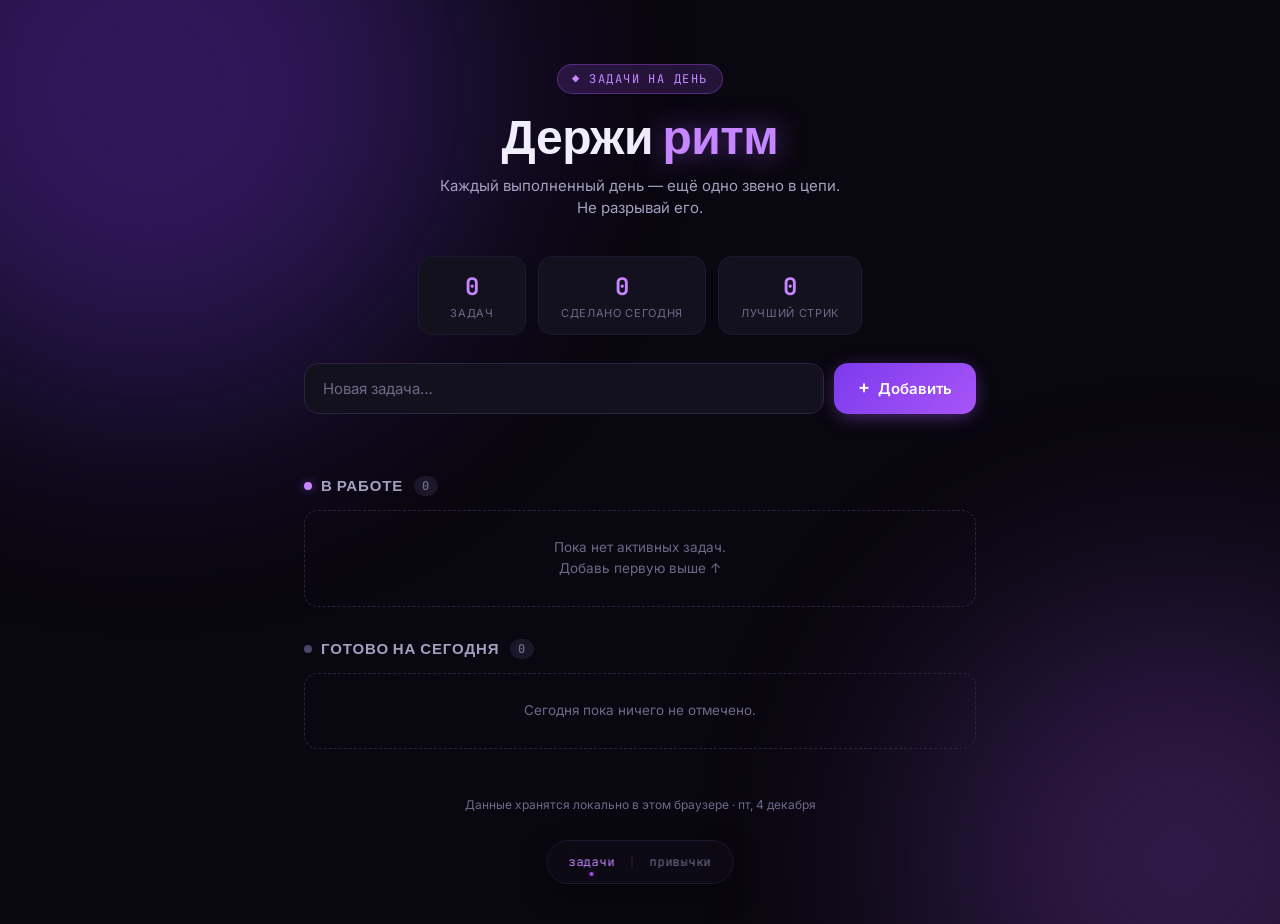
<file: index.html>
<!DOCTYPE html>
<html lang="ru">
<head>
  <meta charset="UTF-8" />
  <meta name="viewport" content="width=device-width, initial-scale=1.0" />
  <title>Задачи — трекер</title>
  <link rel="preconnect" href="https://fonts.googleapis.com" />
  <link rel="preconnect" href="https://fonts.gstatic.com" crossorigin />
  <link
    href="https://fonts.googleapis.com/css2?family=Sora:wght@600;700;800&family=Inter:wght@400;500;600&family=JetBrains+Mono:wght@400;500;700&display=swap"
    rel="stylesheet"
  />
  <link rel="stylesheet" href="style.css" />
</head>
<body>
  <div class="bg-glow bg-glow-a" aria-hidden="true"></div>
  <div class="bg-glow bg-glow-b" aria-hidden="true"></div>

  <div class="container">
    <header class="header">
      <span class="header-badge">◆ задачи на день</span>
      <h1 class="title">Держи <span class="accent">ритм</span></h1>
      <p class="subtitle">
        Каждый выполненный день — ещё одно звено в цепи. Не разрывай его.
      </p>
    </header>

    <section class="stats">
      <div class="stat">
        <span class="stat-value" id="statTotal">0</span>
        <span class="stat-label">задач</span>
      </div>
      <div class="stat">
        <span class="stat-value" id="statDone">0</span>
        <span class="stat-label">сделано сегодня</span>
      </div>
      <div class="stat">
        <span class="stat-value" id="statStreak">0</span>
        <span class="stat-label">лучший стрик</span>
      </div>
    </section>

    <form class="add-form" id="addForm" autocomplete="off">
      <div class="add-input-wrap">
        <input
          class="add-input"
          type="text"
          id="habitInput"
          maxlength="60"
          placeholder="Новая задача…"
          aria-label="Название задачи"
        />
      </div>
      <button class="add-btn" type="submit">
        <span class="add-btn-plus">+</span> Добавить
      </button>
    </form>
    <p class="form-hint" id="formHint"></p>

    <div class="lists">
      <section>
        <h2 class="group-title">
          <span class="group-dot dot-pending"></span>
          В работе
          <span class="group-count" id="countPending">0</span>
        </h2>
        <div class="habit-list" id="listPending"></div>
        <div class="empty-state" id="emptyPending">
          Пока нет активных задач.<br />Добавь первую выше ↑
        </div>
      </section>

      <section>
        <h2 class="group-title">
          <span class="group-dot dot-done"></span>
          Готово на сегодня
          <span class="group-count" id="countDone">0</span>
        </h2>
        <div class="habit-list" id="listDone"></div>
        <div class="empty-state" id="emptyDone">
          Сегодня пока ничего не отмечено.
        </div>
      </section>
    </div>

    <footer class="footer">
      Данные хранятся локально в этом браузере · <span id="todayDate"></span>
    </footer>
  </div>

  <nav class="page-nav" id="pageNav" aria-label="Переключение страниц">
    <a class="nav-link active" href="index.html">задачи</a>
    <span class="nav-sep" aria-hidden="true"></span>
    <a class="nav-link" href="habits.html">привычки</a>
  </nav>

  <script src="script.js"></script>
</body>
</html>
</file>
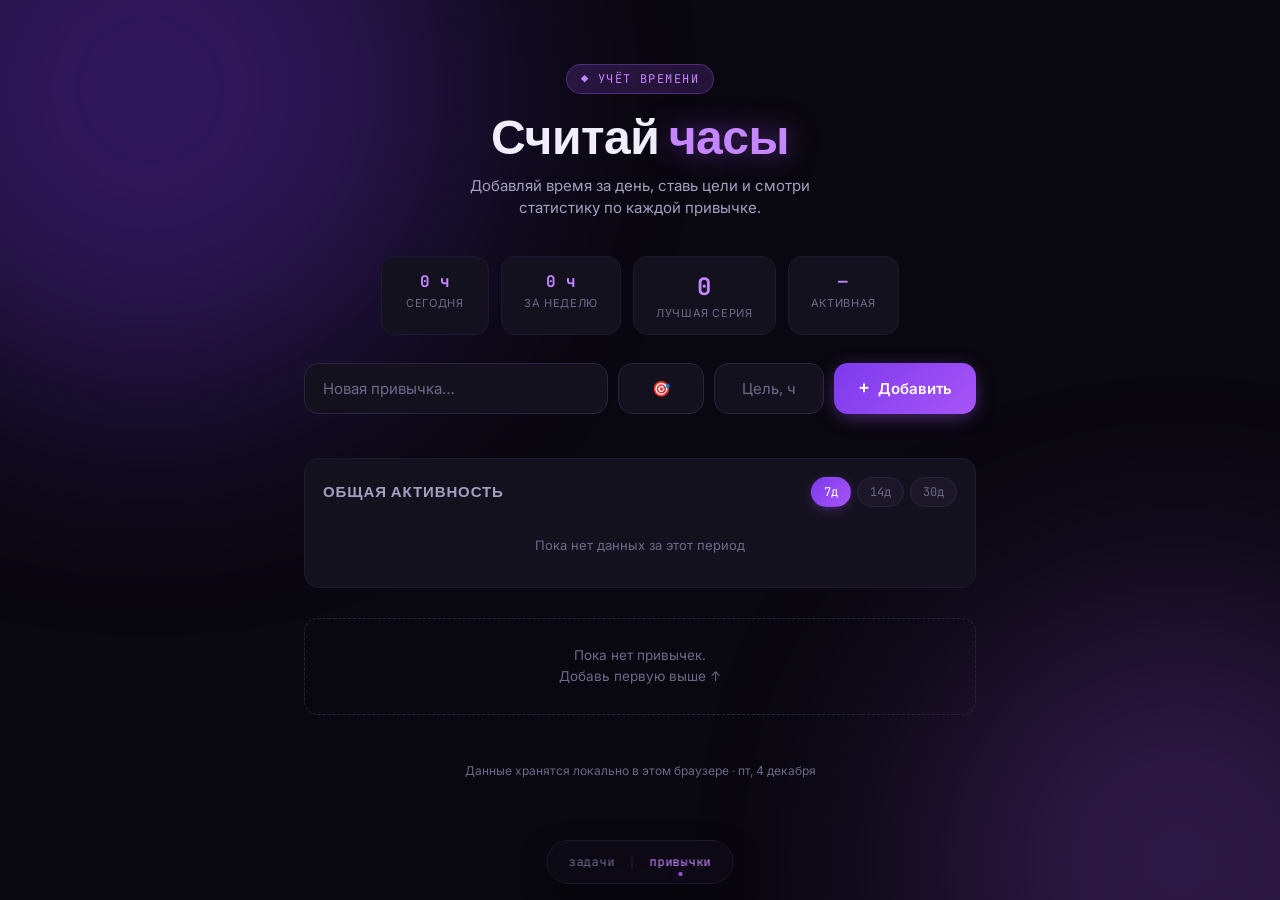
<file: habits.html>
<!DOCTYPE html>
<html lang="ru">
<head>
  <meta charset="UTF-8" />
  <meta name="viewport" content="width=device-width, initial-scale=1.0" />
  <title>Привычки — трекер</title>
  <link rel="preconnect" href="https://fonts.googleapis.com" />
  <link rel="preconnect" href="https://fonts.gstatic.com" crossorigin />
  <link
    href="https://fonts.googleapis.com/css2?family=Sora:wght@600;700;800&family=Inter:wght@400;500;600&family=JetBrains+Mono:wght@400;500;700&display=swap"
    rel="stylesheet"
  />
  <link rel="stylesheet" href="style.css" />
</head>
<body>
  <div class="bg-glow bg-glow-a" aria-hidden="true"></div>
  <div class="bg-glow bg-glow-b" aria-hidden="true"></div>

  <div class="container">
    <header class="header">
      <span class="header-badge">◆ учёт времени</span>
      <h1 class="title">Считай <span class="accent">часы</span></h1>
      <p class="subtitle">
        Добавляй время за день, ставь цели и смотри статистику по каждой
        привычке.
      </p>
    </header>

    <section class="stats">
      <div class="stat">
        <span class="stat-value stat-value-small" id="statToday">0 ч</span>
        <span class="stat-label">сегодня</span>
      </div>
      <div class="stat">
        <span class="stat-value stat-value-small" id="statWeek">0 ч</span>
        <span class="stat-label">за неделю</span>
      </div>
      <div class="stat">
        <span class="stat-value" id="statBestStreak">0</span>
        <span class="stat-label">лучшая серия</span>
      </div>
      <div class="stat">
        <span class="stat-value stat-value-small" id="statActiveHabit">—</span>
        <span class="stat-label">активная</span>
      </div>
    </section>

    <form class="time-form" id="habitForm" autocomplete="off">
      <div class="add-input-wrap">
        <input
          class="add-input"
          type="text"
          id="habitNameInput"
          maxlength="60"
          placeholder="Новая привычка…"
          aria-label="Название привычки"
        />
      </div>
      <input
        class="add-input time-input-small"
        type="text"
        id="habitIconInput"
        maxlength="4"
        placeholder="🎯"
        title="Иконка (эмодзи)"
        aria-label="Иконка привычки"
      />
      <input
        class="add-input time-input-small"
        type="text"
        id="habitGoalInput"
        inputmode="decimal"
        placeholder="Цель, ч"
        aria-label="Цель в часах"
      />
      <button class="add-btn" type="submit">
        <span class="add-btn-plus">+</span> Добавить
      </button>
    </form>
    <p class="form-hint" id="habitHint"></p>

    <div class="chart-card">
      <div class="section-head">
        <h2 class="section-title">Общая активность</h2>
        <div class="period-switch">
          <button class="period-btn active" type="button" data-period="7">7д</button>
          <button class="period-btn" type="button" data-period="14">14д</button>
          <button class="period-btn" type="button" data-period="30">30д</button>
        </div>
      </div>
      <div id="overallChart"></div>
    </div>

    <div class="habit-list" id="habitsList"></div>
    <div class="empty-state" id="emptyHabits">
      Пока нет привычек.<br />Добавь первую выше ↑
    </div>

    <footer class="footer">
      Данные хранятся локально в этом браузере · <span id="todayDate"></span>
    </footer>
  </div>

  <nav class="page-nav" id="pageNav" aria-label="Переключение страниц">
    <a class="nav-link" href="index.html">задачи</a>
    <span class="nav-sep" aria-hidden="true"></span>
    <a class="nav-link active" href="habits.html">привычки</a>
  </nav>

  <script src="habits.js"></script>
</body>
</html>
</file>
<file: style.css>
/* ===========================================================
Трекер привычек — dark / neon-violet theme
=========================================================== */
:root{
--bg:            #09070f;
--bg-soft:       #0d0b16;
--surface:       #14111f;
--surface-2:     #1b1729;
--surface-hover: #221c34;
--border:        #2a2440;
--border-soft:   #1e1930;
--text:          #f1eefb;
--text-dim:      #a49fc0;
--text-faint:    #6e6989;
--violet:        #a855f7;
--violet-bright: #c586ff;
--violet-soft:   #7c3aed;
--violet-glow:   rgba(168, 85, 247, .55);
--violet-glow-soft: rgba(168, 85, 247, .18);
--danger:        #ff5d7a;
--success:       #6ef2b4;
--font-display: 'Sora', sans-serif;
--font-body:    'Inter', sans-serif;
--font-mono:    'JetBrains Mono', monospace;
--radius-lg: 20px;
--radius-md: 14px;
--radius-sm: 9px;
--ease: cubic-bezier(.2, .8, .2, 1);
}
*, *::before, *::after{
box-sizing: border-box;
}
html{
color-scheme: dark;
}
body{
margin: 0;
min-height: 100vh;
background: var(--bg);
color: var(--text);
font-family: var(--font-body);
-webkit-font-smoothing: antialiased;
position: relative;
overflow-x: hidden;
}
/* ---------- ambient background glow ---------- */
.bg-glow{
position: fixed;
border-radius: 50%;
filter: blur(120px);
pointer-events: none;
z-index: 0;
opacity: .35;
}
.bg-glow-a{
width: 620px;
height: 620px;
top: -220px;
left: -160px;
background: var(--violet-soft);
animation: drift-a 16s ease-in-out infinite alternate;
}
.bg-glow-b{
width: 520px;
height: 520px;
bottom: -220px;
right: -160px;
background: var(--violet);
opacity: .25;
animation: drift-b 18s ease-in-out infinite alternate;
}
@keyframes drift-a{
from{
transform: translate(0,0) scale(1);
}
to{
transform: translate(40px, 50px) scale(1.1);
}
}
@keyframes drift-b{
from{
transform: translate(0,0) scale(1);
}
to{
transform: translate(-30px,-40px) scale(1.15);
}
}
.container{
position: relative;
z-index: 1;
max-width: 720px;
margin: 0 auto;
padding: 64px 24px 112px;
}
/* ---------- bottom page navigation ---------- */
.page-nav{
position: fixed;
left: 50%;
bottom: 16px;
transform: translateX(-50%);
z-index: 50;
display: flex;
align-items: center;
gap: 16px;
padding: 10px 20px;
background: rgba(13, 11, 22, .85);
-webkit-backdrop-filter: blur(14px);
backdrop-filter: blur(14px);
border: 1px solid var(--border-soft);
border-radius: 999px;
box-shadow: 0 10px 34px -10px rgba(0, 0, 0, .7);
transition:
transform .35s var(--ease),
opacity .35s var(--ease);
}
.page-nav.nav-hidden{
transform: translate(-50%, calc(100% + 28px));
opacity: 0;
pointer-events: none;
}
.nav-link{
position: relative;
font-family: var(--font-mono);
font-size: 12px;
letter-spacing: .06em;
text-transform: lowercase;
text-decoration: none;
color: var(--text-faint);
padding: 3px 1px;
transition: color .2s var(--ease);
}
.nav-link:hover{
color: var(--text);
}
.nav-link.active{
color: var(--violet-bright);
}
.nav-link.active::after{
content: '';
position: absolute;
left: 50%;
bottom: -3px;
width: 4px;
height: 4px;
border-radius: 50%;
background: var(--violet);
transform: translateX(-50%);
box-shadow: 0 0 8px var(--violet-glow);
}
.nav-sep{
width: 1px;
height: 12px;
background: var(--border);
flex-shrink: 0;
}
/* ---------- header ---------- */
.header{
text-align: center;
margin-bottom: 36px;
}
.header-badge{
display: inline-block;
font-family: var(--font-mono);
font-size: 12px;
letter-spacing: .12em;
text-transform: uppercase;
color: var(--violet-bright);
background: var(--violet-glow-soft);
border: 1px solid rgba(168,85,247,.35);
padding: 6px 14px;
border-radius: 999px;
margin-bottom: 18px;
}
.title{
font-family: var(--font-display);
font-weight: 800;
font-size: clamp(32px, 6vw, 48px);
line-height: 1.1;
margin: 0 0 10px;
letter-spacing: -.01em;
}
.title .accent{
color: var(--violet-bright);
text-shadow: 0 0 28px var(--violet-glow);
}
.subtitle{
color: var(--text-dim);
font-size: 15px;
max-width: 420px;
margin: 0 auto;
line-height: 1.5;
}
/* ---------- stats ---------- */
.stats{
display: flex;
justify-content: center;
gap: 12px;
margin: 32px 0 28px;
flex-wrap: wrap;
}
.stat{
background: var(--surface);
border: 1px solid var(--border-soft);
border-radius: var(--radius-md);
padding: 14px 22px;
text-align: center;
min-width: 108px;
transition:
border-color .25s var(--ease),
transform .25s var(--ease);
}
.stat:hover{
border-color: rgba(168,85,247,.4);
transform: translateY(-2px);
}
.stat-value{
display: block;
font-family: var(--font-mono);
font-weight: 700;
font-size: 24px;
color: var(--violet-bright);
}
.stat-value-small{
font-size: 16px;
line-height: 1.35;
word-break: break-word;
}
.stat-label{
display: block;
font-size: 11px;
color: var(--text-faint);
text-transform: uppercase;
letter-spacing: .06em;
margin-top: 4px;
}
/* ---------- add form ---------- */
.add-form{
display: flex;
gap: 10px;
margin-bottom: 6px;
}
.add-input-wrap{
flex: 1;
}
.add-input{
width: 100%;
background: var(--surface);
border: 1px solid var(--border);
color: var(--text);
font-family: var(--font-body);
font-size: 15px;
padding: 15px 18px;
border-radius: var(--radius-md);
outline: none;
transition:
border-color .2s var(--ease),
box-shadow .2s var(--ease),
background .2s var(--ease);
}
.add-input::placeholder{
color: var(--text-faint);
}
.add-input:hover{
border-color: #3a3255;
}
.add-input:focus{
border-color: var(--violet);
background: var(--surface-2);
box-shadow:
0 0 0 4px var(--violet-glow-soft),
0 0 24px -4px var(--violet-glow);
}
.add-btn{
display: flex;
align-items: center;
gap: 8px;
background: linear-gradient(135deg, var(--violet-soft), var(--violet));
color: #fff;
border: none;
font-family: var(--font-body);
font-weight: 600;
font-size: 15px;
padding: 15px 24px;
border-radius: var(--radius-md);
cursor: pointer;
box-shadow: 0 4px 20px -4px var(--violet-glow);
transition:
transform .15s var(--ease),
box-shadow .2s var(--ease),
filter .2s var(--ease);
white-space: nowrap;
}
.add-btn-plus{
font-size: 18px;
line-height: 1;
transform: translateY(-1px);
}
.add-btn:hover{
filter: brightness(1.1);
box-shadow: 0 6px 28px -4px var(--violet-glow);
transform: translateY(-1px);
}
.add-btn:active{
transform: translateY(0) scale(.96);
box-shadow: 0 2px 10px -2px var(--violet-glow);
}
.form-hint{
min-height: 18px;
font-size: 13px;
color: var(--danger);
margin: 8px 2px 0;
opacity: 0;
transform: translateY(-4px);
transition:
opacity .2s var(--ease),
transform .2s var(--ease);
}
.form-hint.show{
opacity: 1;
transform: translateY(0);
}
/* ---------- lists ---------- */
.lists{
margin-top: 36px;
display: flex;
flex-direction: column;
gap: 32px;
}
.group-title{
display: flex;
align-items: center;
gap: 9px;
font-family: var(--font-display);
font-size: 15px;
font-weight: 600;
color: var(--text-dim);
text-transform: uppercase;
letter-spacing: .06em;
margin: 0 0 14px;
}
.group-dot{
width: 8px;
height: 8px;
border-radius: 50%;
flex-shrink: 0;
}
.dot-pending{
background: var(--violet-bright);
box-shadow: 0 0 10px var(--violet-glow);
}
.dot-done{
background: #4b4568;
}
.group-count{
font-family: var(--font-mono);
font-size: 12px;
color: var(--text-faint);
background: var(--surface-2);
border-radius: 999px;
padding: 2px 8px;
margin-left: 2px;
}
.habit-list{
display: flex;
flex-direction: column;
gap: 10px;
}
#habitsList{
margin-top: 28px;
}
.empty-state{
display: none;
text-align: center;
color: var(--text-faint);
font-size: 13.5px;
line-height: 1.6;
padding: 26px 16px;
border: 1px dashed var(--border);
border-radius: var(--radius-md);
}
.empty-state.show{
display: block;
}
/* ---------- habit card ---------- */
.habit-card{
--tier-glow: 0;
position: relative;
display: flex;
align-items: flex-start;
gap: 14px;
background: var(--surface);
border: 1px solid var(--border-soft);
border-radius: var(--radius-md);
padding: 16px;
animation: card-in .35s var(--ease);
transition:
border-color .25s var(--ease),
box-shadow .35s var(--ease),
background .25s var(--ease),
transform .2s var(--ease),
opacity .25s var(--ease);
box-shadow:
0 0 calc(10px + var(--tier-glow) * 30px)
calc(-4px)
rgba(168,85,247, calc(.12 + var(--tier-glow) * .35));
}
.habit-card:hover{
border-color: rgba(168,85,247,.35);
transform: translateY(-2px);
}
.habit-card.is-done{
opacity: .72;
}
.habit-card.is-done:hover{
opacity: 1;
}
.habit-card.is-leaving{
animation: card-out .25s var(--ease) forwards;
}
@keyframes card-in{
from{
opacity: 0;
transform: translateY(10px) scale(.98);
}
to{
opacity: 1;
transform: translateY(0) scale(1);
}
}
@keyframes card-out{
to{
opacity: 0;
transform: translateY(-6px) scale(.96);
}
}
/* checkbox */
.check-btn{
flex-shrink: 0;
width: 30px;
height: 30px;
border-radius: 50%;
border: 2px solid #453d66;
background: transparent;
cursor: pointer;
display: flex;
align-items: center;
justify-content: center;
padding: 0;
margin-top: 2px;
transition:
border-color .2s var(--ease),
background .2s var(--ease),
transform .15s var(--ease);
}
.check-btn svg{
width: 15px;
height: 15px;
stroke: #fff;
stroke-width: 3;
fill: none;
stroke-dasharray: 20;
stroke-dashoffset: 20;
transition: stroke-dashoffset .25s var(--ease);
}
.check-btn:hover{
border-color: var(--violet-bright);
transform: scale(1.06);
}
.check-btn:active{
transform: scale(.9);
}
.habit-card.is-done .check-btn{
background: linear-gradient(135deg, var(--violet-soft), var(--violet-bright));
border-color: transparent;
box-shadow: 0 0 16px -2px var(--violet-glow);
}
.habit-card.is-done .check-btn svg{
stroke-dashoffset: 0;
}
/* info block */
.habit-info{
flex: 1;
min-width: 0;
}
.habit-name-row{
display: flex;
align-items: center;
}
.habit-name{
font-family: var(--font-display);
font-weight: 600;
font-size: 16px;
word-break: break-word;
}
.habit-card.is-done .habit-name{
text-decoration: line-through;
text-decoration-color: var(--text-faint);
color: var(--text-dim);
}
.habit-name-input{
font-family: var(--font-display);
font-weight: 600;
font-size: 16px;
background: var(--surface-2);
border: 1px solid var(--violet);
color: var(--text);
border-radius: 7px;
padding: 4px 8px;
width: 100%;
outline: none;
}
.habit-meta{
display: flex;
align-items: center;
flex-wrap: wrap;
gap: 12px;
margin-top: 6px;
font-family: var(--font-mono);
font-size: 12px;
color: var(--text-faint);
}
.habit-streak{
display: inline-flex;
align-items: center;
gap: 4px;
color: var(--text-dim);
}
.habit-streak .flame{
font-size: 13px;
filter: grayscale(1);
opacity: .5;
}
.habit-card[data-tier="1"] .flame{
filter: grayscale(.4);
opacity: .85;
}
.habit-card[data-tier="2"] .flame{
filter: grayscale(0);
opacity: 1;
}
.habit-card[data-tier="3"] .flame{
filter: grayscale(0);
opacity: 1;
animation: flame-flicker 1.4s ease-in-out infinite;
}
@keyframes flame-flicker{
0%, 100%{
transform: scale(1);
}
50%{
transform: scale(1.18) rotate(-3deg);
}
}
/* progress dots (last 7 days) */
.habit-progress{
display: flex;
gap: 5px;
margin-top: 10px;
}
.day-dot{
width: 8px;
height: 8px;
border-radius: 3px;
background: var(--surface-2);
border: 1px solid var(--border);
transition:
background .2s var(--ease),
border-color .2s var(--ease),
transform .2s var(--ease);
}
.day-dot.filled{
background: var(--violet);
border-color: var(--violet-bright);
box-shadow: 0 0 6px -1px var(--violet-glow);
}
/* actions */
.habit-actions{
display: flex;
gap: 4px;
flex-shrink: 0;
}
.icon-btn{
width: 30px;
height: 30px;
border-radius: 8px;
border: 1px solid transparent;
background: transparent;
color: var(--text-faint);
font-size: 13px;
cursor: pointer;
display: flex;
align-items: center;
justify-content: center;
transition:
background .2s var(--ease),
color .2s var(--ease),
border-color .2s var(--ease),
transform .15s var(--ease);
}
.icon-btn:hover{
background: var(--surface-hover);
color: var(--text);
transform: translateY(-1px);
}
.icon-btn:active{
transform: translateY(0) scale(.92);
}
.delete-btn:hover{
color: var(--danger);
border-color: rgba(255,93,122,.35);
}
.save-btn{
color: var(--violet-bright);
}
/* delete confirm row */
.confirm-row{
display: flex;
align-items: center;
gap: 10px;
font-size: 13px;
color: var(--text-dim);
animation: confirm-in .2s var(--ease);
}
@keyframes confirm-in{
from{
opacity: 0;
transform: translateX(6px);
}
to{
opacity: 1;
transform: translateX(0);
}
}
.confirm-btn{
border: none;
border-radius: 7px;
padding: 6px 12px;
font-size: 12px;
font-weight: 600;
cursor: pointer;
transition:
filter .15s var(--ease),
transform .15s var(--ease);
}
.confirm-btn:active{
transform: scale(.94);
}
.confirm-yes{
background: var(--danger);
color: #180508;
}
.confirm-no{
background: var(--surface-2);
color: var(--text-dim);
}
.confirm-btn:hover{
filter: brightness(1.1);
}
/* ---------- footer ---------- */
.footer{
margin-top: 48px;
text-align: center;
font-size: 12px;
color: var(--text-faint);
}
/* ---------- time tracking page ---------- */
.time-form{
display: grid;
grid-template-columns: 1fr 86px 110px auto;
gap: 10px;
margin-bottom: 6px;
}
.time-input-small{
width: 100%;
padding: 15px 12px;
text-align: center;
}
.chart-card{
background: var(--surface);
border: 1px solid var(--border-soft);
border-radius: var(--radius-md);
padding: 18px;
margin: 18px 0 30px;
}
.section-head{
display: flex;
align-items: center;
justify-content: space-between;
gap: 12px;
margin-bottom: 14px;
}
.section-title{
margin: 0;
font-family: var(--font-display);
font-size: 15px;
font-weight: 600;
color: var(--text-dim);
text-transform: uppercase;
letter-spacing: .06em;
}
.period-switch{
display: flex;
gap: 6px;
}
.period-btn{
border: 1px solid var(--border);
background: var(--surface-2);
color: var(--text-faint);
border-radius: 999px;
padding: 6px 12px;
font-size: 12px;
font-family: var(--font-mono);
cursor: pointer;
transition:
color .2s var(--ease),
border-color .2s var(--ease),
background .2s var(--ease),
transform .15s var(--ease);
}
.period-btn:hover{
color: var(--text);
transform: translateY(-1px);
}
.period-btn.active{
color: #fff;
background: linear-gradient(135deg, var(--violet-soft), var(--violet));
border-color: transparent;
box-shadow: 0 3px 14px -4px var(--violet-glow);
}
.chart{
display: flex;
align-items: flex-end;
gap: 4px;
height: 110px;
padding-top: 8px;
}
.chart-bar-wrap{
flex: 1;
display: flex;
align-items: flex-end;
height: 100%;
}
.chart-bar{
width: 100%;
min-height: 2px;
border-radius: 4px 4px 2px 2px;
background: linear-gradient(180deg, var(--violet-bright), var(--violet-soft));
opacity: .85;
transition: opacity .2s var(--ease);
}
.chart-bar.zero{
background: var(--surface-2);
border: 1px solid var(--border-soft);
}
.chart-bar:hover{
opacity: 1;
}
.chart-empty{
color: var(--text-faint);
font-size: 13px;
text-align: center;
padding: 16px 0;
}
.time-card{
flex-direction: column;
align-items: stretch;
gap: 0;
}
.time-top{
display: flex;
align-items: flex-start;
justify-content: space-between;
gap: 12px;
width: 100%;
}
.time-info{
flex: 1;
min-width: 0;
}
.time-title{
display: flex;
align-items: center;
gap: 8px;
font-family: var(--font-display);
font-weight: 600;
font-size: 16px;
word-break: break-word;
}
.time-icon{
font-size: 18px;
line-height: 1;
}
.time-meta{
display: flex;
align-items: center;
flex-wrap: wrap;
gap: 10px;
margin-top: 8px;
font-family: var(--font-mono);
font-size: 12px;
color: var(--text-faint);
}
.time-meta b{
color: var(--text-dim);
font-weight: 600;
}
.goal-badge{
color: var(--success);
}
.progress-wrap{
margin-top: 12px;
}
.progress-label{
display: flex;
align-items: center;
justify-content: space-between;
gap: 10px;
font-family: var(--font-mono);
font-size: 11px;
color: var(--text-faint);
margin-bottom: 6px;
}
.progress-bar{
height: 8px;
border-radius: 999px;
background: var(--surface-2);
border: 1px solid var(--border-soft);
overflow: hidden;
}
.progress-fill{
height: 100%;
border-radius: 999px;
background: linear-gradient(90deg, var(--violet-soft), var(--violet-bright));
box-shadow: 0 0 12px var(--violet-glow);
transition: width .3s var(--ease);
}
.time-actions{
display: flex;
gap: 4px;
flex-shrink: 0;
}
.time-controls{
display: flex;
flex-wrap: wrap;
align-items: center;
gap: 8px;
margin-top: 14px;
padding-top: 12px;
border-top: 1px solid var(--border-soft);
}
.quick-btn{
border: 1px solid var(--border);
background: var(--surface-2);
color: var(--text-dim);
border-radius: 999px;
padding: 7px 12px;
font-size: 12px;
font-family: var(--font-mono);
cursor: pointer;
transition:
color .2s var(--ease),
border-color .2s var(--ease),
transform .15s var(--ease),
background .2s var(--ease);
}
.quick-btn:hover{
color: var(--text);
border-color: rgba(168,85,247,.4);
transform: translateY(-1px);
}
.quick-btn:active{
transform: translateY(0) scale(.96);
}
.custom-time{
display: flex;
align-items: center;
gap: 8px;
margin-left: auto;
}
.custom-time-input{
width: 92px;
background: var(--surface);
border: 1px solid var(--border);
color: var(--text);
border-radius: 10px;
padding: 8px 10px;
font-family: var(--font-mono);
font-size: 12px;
outline: none;
transition:
border-color .2s var(--ease),
box-shadow .2s var(--ease);
}
.custom-time-input::placeholder{
color: var(--text-faint);
}
.custom-time-input:focus{
border-color: var(--violet);
box-shadow: 0 0 0 3px var(--violet-glow-soft);
}
.small-add-btn{
background: linear-gradient(135deg, var(--violet-soft), var(--violet));
color: #fff;
border: none;
border-radius: 10px;
padding: 8px 12px;
cursor: pointer;
font-size: 12px;
font-weight: 600;
transition:
filter .15s var(--ease),
transform .15s var(--ease);
}
.small-add-btn:hover{
filter: brightness(1.1);
transform: translateY(-1px);
}
.small-add-btn:active{
transform: translateY(0) scale(.96);
}
.time-details{
display: none;
margin-top: 14px;
padding-top: 14px;
border-top: 1px solid var(--border-soft);
}
.time-card.details-open .time-details{
display: block;
}
.detail-grid{
display: grid;
grid-template-columns: repeat(auto-fit, minmax(130px, 1fr));
gap: 8px;
margin-bottom: 14px;
}
.detail-item{
background: var(--surface-2);
border: 1px solid var(--border-soft);
border-radius: 12px;
padding: 10px;
}
.detail-value{
font-family: var(--font-mono);
font-size: 16px;
color: var(--violet-bright);
word-break: break-word;
}
.detail-label{
font-size: 10px;
text-transform: uppercase;
letter-spacing: .06em;
color: var(--text-faint);
margin-top: 4px;
line-height: 1.4;
}
.edit-form{
display: grid;
gap: 10px;
width: 100%;
}
.edit-row{
display: grid;
grid-template-columns: 1fr 86px 110px;
gap: 8px;
}
.edit-actions{
display: flex;
justify-content: flex-end;
gap: 8px;
}
.small-btn{
border: none;
border-radius: 10px;
padding: 9px 14px;
font-size: 13px;
font-weight: 600;
cursor: pointer;
transition:
filter .15s var(--ease),
transform .15s var(--ease),
background .2s var(--ease);
}
.small-btn:active{
transform: scale(.96);
}
.small-btn.primary{
background: linear-gradient(135deg, var(--violet-soft), var(--violet));
color: #fff;
}
.small-btn.primary:hover{
filter: brightness(1.1);
}
.small-btn.secondary{
background: var(--surface-2);
color: var(--text-dim);
}
.small-btn.secondary:hover{
color: var(--text);
}
/* ---------- responsive ---------- */
@media (max-width: 640px){
.time-form{
grid-template-columns: 1fr 1fr;
}
.time-form .add-input-wrap{
grid-column: 1 / -1;
}
.time-form .add-btn{
grid-column: 1 / -1;
justify-content: center;
}
.edit-row{
grid-template-columns: 1fr 86px 110px;
}
}
@media (max-width: 560px){
.custom-time{
margin-left: 0;
width: 100%;
}
.custom-time-input{
flex: 1;
}
.detail-grid{
grid-template-columns: 1fr 1fr;
}
}
@media (max-width: 480px){
.container{
padding: 40px 16px 100px;
}
.add-form{
flex-direction: column;
}
.add-btn{
justify-content: center;
}
.stats{
gap: 8px;
}
.stat{
padding: 12px 16px;
min-width: 92px;
}
.edit-row{
grid-template-columns: 1fr;
}
.detail-grid{
grid-template-columns: 1fr;
}
}
/* ---------- accessibility ---------- */
:focus-visible{
outline: 2px solid var(--violet-bright);
outline-offset: 2px;
}
@media (prefers-reduced-motion: reduce){
*{
animation-duration: .001ms !important;
animation-iteration-count: 1 !important;
transition-duration: .001ms !important;
}
}
</file>
